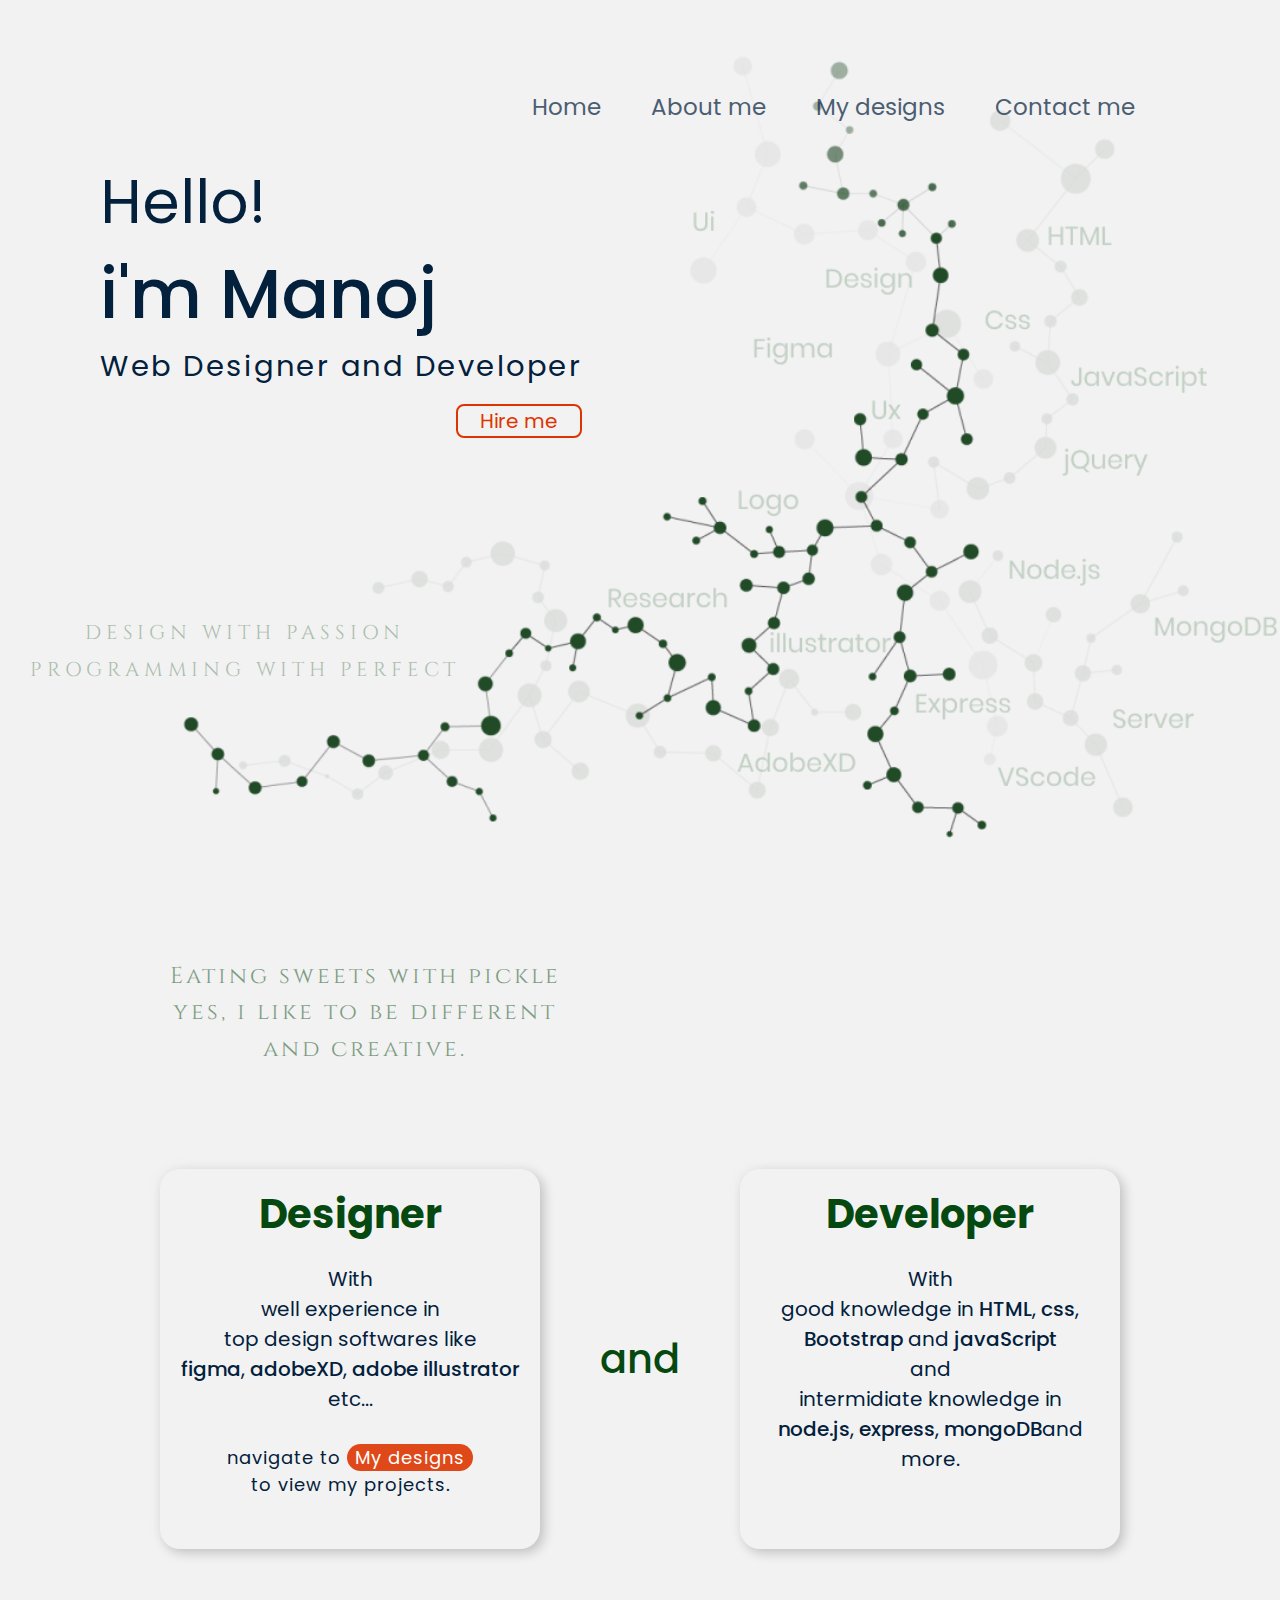
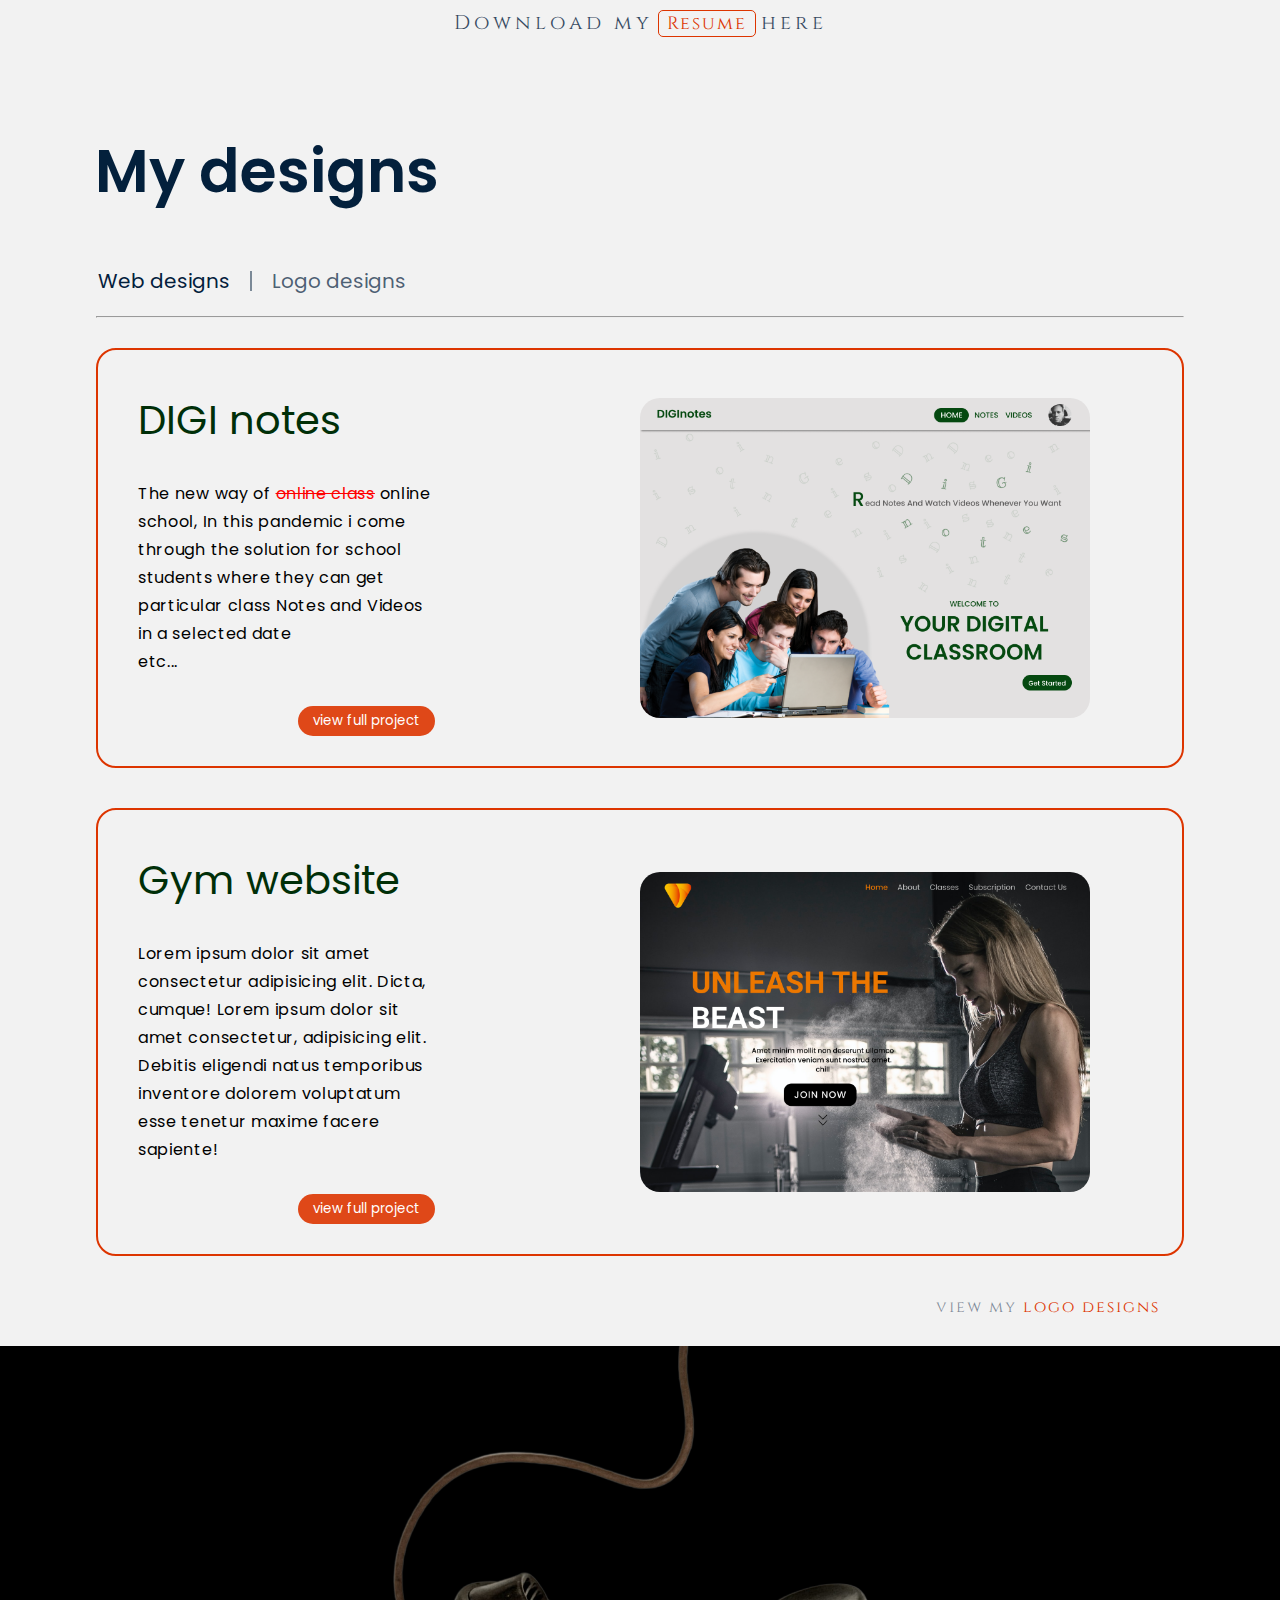
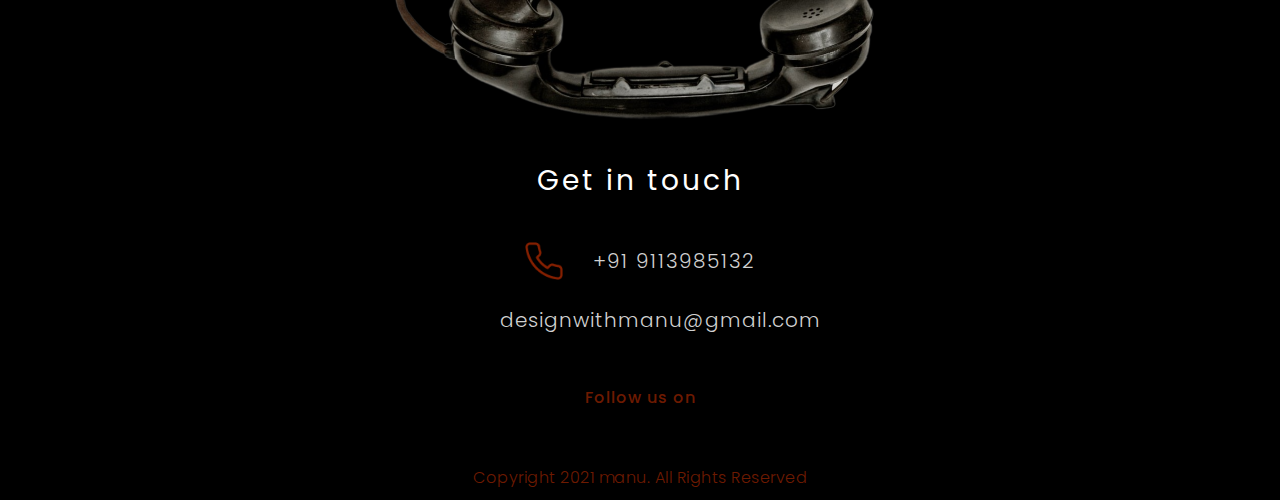
<file: index.html>
<html lang="en">
<head>
    <meta charset="UTF-8">
    <meta http-equiv="X-UA-Compatible" content="IE=edge">
    <meta name="viewport" content="width=device-width, initial-scale=1">
    <link rel="apple-touch-icon" sizes="180x180" href="favicon_io/apple-touch-icon.png">
    <link rel="icon" type="image/png" sizes="32x32" href="favicon_io/favicon-32x32.png">
    <link rel="icon" type="image/png" sizes="16x16" href="favicon_io/favicon-16x16.png">
    <link rel="manifest" href="favicon_io/site.webmanifest">
    <link rel="mask-icon" href="favicon_io/safari-pinned-tab.svg" color="#5bbad5">
    <meta name="msapplication-TileColor" content="#da532c">
    <meta name="theme-color" content="#ffffff">
    <link rel="stylesheet" href="https://cdnjs.cloudflare.com/ajax/libs/font-awesome/5.15.3/css/all.min.css" integrity="sha512-iBBXm8fW90+nuLcSKlbmrPcLa0OT92xO1BIsZ+ywDWZCvqsWgccV3gFoRBv0z+8dLJgyAHIhR35VZc2oM/gI1w==" crossorigin="anonymous" referrerpolicy="no-referrer" />
    <link rel="stylesheet" href="style.css">
    <script src="https://code.jquery.com/jquery-3.6.0.min.js" integrity="sha256-/xUj+3OJU5yExlq6GSYGSHk7tPXikynS7ogEvDej/m4=" crossorigin="anonymous"></script>
    <title>Design With Manu</title>
</head>
    <body>
        <!-- menu -->
        <ul>
            <li><a href="#home">Home</a></li>
            <li><a href="#about">About me</a></li>
            <li><a href="#mydesigns">My designs</a></li>
            <li><a href="#contact">Contact me</a></li>
        </ul>
        <!-- home -->
        <section class="home" id="home">
            <div class="content">
                <img src="images/home.png" alt="">
                <div class="content-text">
                    <h2 class="sm1">Hello!</h2>
                    <h1>i'm Manoj</h1>
                    <h2 class="smt">Web Designer and Developer</h2>
                    <a class="hireme" href="#contact">Hire me</a>
                </div>
                <p>DESIGN WITH PASSION <br>PROGRAMMING WITH PERFECT</p>
            </div>
        </section>
        <!-- about -->
        <section class="about" id="about"> 
                <div class="about-container">
                    <p class="about-txt">Eating sweets with pickle<br>yes, i like to be different<br>and creative.</p>
                    <div class="main">
                        <div class="sub1">
                            <p class="designer">Designer</p>
                            <p class="designer-txt1">With<br>well experience in<br>top design softwares like<br><span>figma</span>, <span>adobeXD</span>, <span>adobe illustrator</span><br>etc...</p>
                            <p class="designer-txt2">navigate to <span><a href="#mydesigns">My designs</a></span><br>to view my projects.</p>
                        </div>
                        <p class="and">and</p>
                        <div class="sub2">
                            <p class="developer">Developer</p>
                            <p class="developer-txt">With<br>good knowledge in <span>HTML</span>, <span>css</span>,<br><span>Bootstrap</span> and <span>javaScript</span><br>and<br>intermidiate knowledge in<br><span>node.js</span>, <span>express</span>, <span>mongoDB</span>and<br>more.</p>
                        </div>
                    </div>
                    <div class="resumecon">
                        <p class="resume"><span>Download my</span><a class="aresume" href="./images/manu.pdf">Resume</a><span>here</span></p>
                    </div>
            </div>
        </section>
        <!-- my designs -->
        <section class="mydesigns" id="mydesigns">
                <h1>My designs</h1>
                <div class="weblogo">
                    <p class="webbtn">Web designs</p>
                    <p class="spline"><span></span></p>
                    <p class="logobtn">Logo designs</p>
                </div>
                <hr>
                    <div class="webcontainer">
                        <div class="projectcontainer">
                            <div class="projecttxt">
                                <h2>DIGI notes</h2>
                                <p>The new way of <span>online class</span> online school, In this pandemic i come through the solution for school students where they can get particular class Notes and Videos in a selected date <br> etc...</p>
                                <button class="diginotes"><a href="webproject1/project1.html">view full project</a></button>
                            </div>
                            <div class="projectimg">
                                <img src="images/project1home.png" alt="project 1 image">
                            </div>
                        </div>
                        <div class="projectcontainer">
                            <div class="projecttxt">
                                <h2>Gym website</h2>
                                <p>Lorem ipsum dolor sit amet consectetur adipisicing elit. Dicta, cumque! Lorem ipsum dolor sit amet consectetur, adipisicing elit. Debitis eligendi natus temporibus inventore dolorem voluptatum esse tenetur maxime facere sapiente!</p>
                                <button class="gym"><a href="webproject2/project2.html">view full project</a></button>
                            </div>
                            <div class="projectimg">
                                <img src="images/project2home.png" alt="project 1 image">
                            </div>
                        </div>
                        <p class="viewlogo">view my <a id="viewlogo" href="#mydesigns">logo designs</a></p>
                    </div>
                    <div class="logocontainer" id="logocontainer">
                        <div class="logocontent">
                            <div class="logoslide active">
                            <img src="images/SPgaming.png" alt="spgaming">
                            <p>SP Gaming</p>
                        </div>
                        <div class="logoslide">
                            <img src="images/nh.png" alt="spgaming">
                            <p>NARAYANA HOSPITAL</p>
                        </div>
                        <div class="logoslide">
                            <img src="images/djm.png" alt="spgaming">
                            <p>DHANALAKSHMI JEWELLERY MART</p>
                        </div>
                        <div class="logoslide">
                            <img src="images/jeep.png" alt="spgaming">
                            <p>JEEP</p>
                        </div>
                        <div class="logoslide">
                            <img src="images/chillimitayi.png" alt="spgaming">
                            <p>Chilli Mitayi</p>
                        </div>
                        </div>
                            <i class="fas fa-caret-left prev"></i>
                            <i class="fas fa-caret-right next"></i>
                    </div>
        </section>
        <!-- contact -->
        <section class="contact" id="contact">
            <div class="imgcontainer">
                <img src="images/contact.png" alt="contact image">
            </div>
            <div class="contacttxt">
                <h3>Get in touch</h3>
                <div class="phone">
                    <img src="images/phone.png" alt="phone">
                    <p><a href="tel:+919113985132">+91 9113985132</a></p>
                </div>
                <div class="mail">
                    <i class="far fa-envelope"></i>
                    <p><a href="mailto:designwithmanu@gmail.com">designwithmanu@gmail.com</a></p>
                </div>
            </div>
            <div class="footer">
                <p class="follow">Follow us on</p>
                <div class="social-icons">
                    <a href=""><i class="fab fa-instagram"></i></a>
                    <a href=""><i class="fab fa-twitter"></i></a>
                    <a href=""><i class="fab fa-linkedin"></i></a>
                    <a href=""><i class="fab fa-youtube"></i></a>
                </div>
                <p class="copyright">Copyright 2021 manu. All Rights Reserved</p>
            </div>
        </section>

    <script src="script.js"></script>
    </body>
</html>
</file>
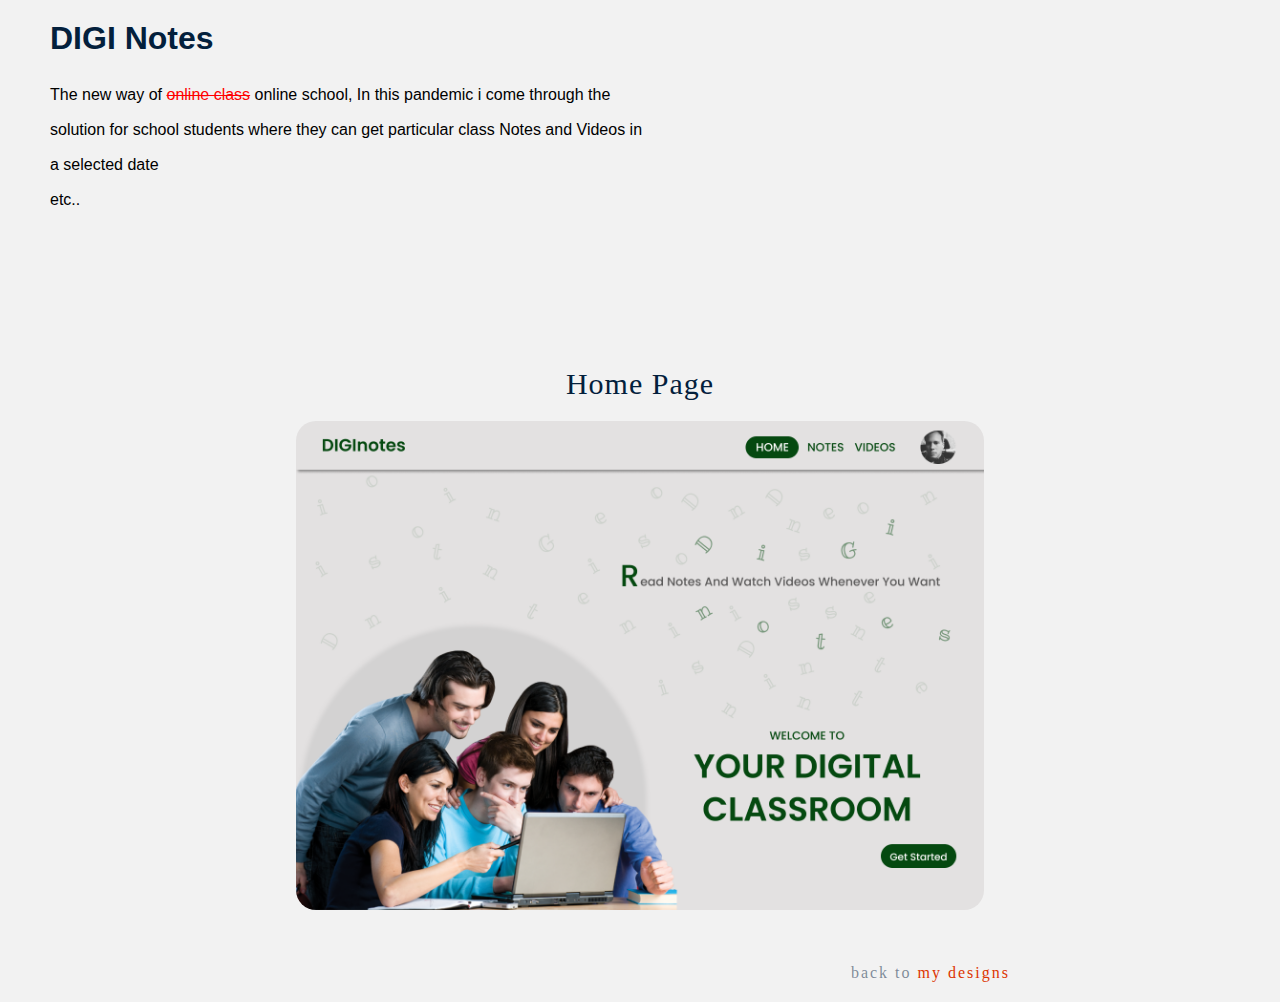
<file: webproject1/project1.html>
<!DOCTYPE html>
<html lang="en">
<head>
    <meta charset="UTF-8">
    <meta http-equiv="X-UA-Compatible" content="IE=edge">
    <meta name="viewport" content="width=device-width, initial-scale=1.0">
    <title>My designs</title>
    <link rel="stylesheet" href="https://cdnjs.cloudflare.com/ajax/libs/font-awesome/5.15.3/css/all.min.css" integrity="sha512-iBBXm8fW90+nuLcSKlbmrPcLa0OT92xO1BIsZ+ywDWZCvqsWgccV3gFoRBv0z+8dLJgyAHIhR35VZc2oM/gI1w==" crossorigin="anonymous" referrerpolicy="no-referrer" />
    <link rel="stylesheet" href="project1.css">
    <script src="https://code.jquery.com/jquery-3.6.0.min.js" integrity="sha256-/xUj+3OJU5yExlq6GSYGSHk7tPXikynS7ogEvDej/m4=" crossorigin="anonymous"></script>
</head>
<body>
    <div class="project1">
        <h1>DIGI Notes</h1>
        <p class="project-content">The new way of <span>online class</span> online school, In this pandemic i come through the solution for school students where they can get particular class Notes and Videos in a selected date <br> etc..</p>
        <div class="project1container" id="project1container">
            <div class="project1content">
                <div class="project1slide active">
                <p>Home Page</p>
                <img src="project1home.png" alt="Home Page">
            </div>
            <div class="project1slide">
                <p>Notes page/search</p>
                <img src="project1notes1.png" alt="Notes page/search">
            </div>
            <div class="project1slide">
                <p>Notes page/results</p>
                <img src="project1notes2.png" alt="Notes page/results">
            </div>
            <div class="project1slide">
                <p>Videos page/search</p>
                <img src="project1videos1.png" alt="ideos page/search">
            </div>
            <div class="project1slide">
                <p>Videos page/results</p>
                <img src="project1videos2.png" alt="Videos page/results">
            </div>
            <div class="project1slide">
                <p>videos results/hover</p>
                <img src="project1videoshover.png" alt="videos results/hover">
            </div>
        </div>
            <i class="fas fa-caret-left prev"></i>
            <i class="fas fa-caret-right next"></i>
        </div>
        <p class="backtodesign">back to <a id="viewlogo" href="/index.html#mydesigns">my designs</a></p>
    </div>
    
<script>
    $('.next').on('click', function(){
    let currentImg = $('.active');
    let nextImg = currentImg.next();
    
    if(nextImg.length === 0) {
      currentImg.removeClass('active');
      $('.project1slide').first().addClass('active');
       } else {
         currentImg.removeClass('active');
         nextImg.addClass('active');
       }
  });

    $(".prev").on("click", function (){
        var currentImg = $(".active");
        var prevImg = currentImg.prev();

        if(prevImg.length === 0) {
            currentImg.removeClass("active");
            $(".project1slide").last().addClass("active");
        } else {
            currentImg.removeClass("active");
            prevImg.addClass("active");
        }
    });
</script>
</body>
</html>
</file>
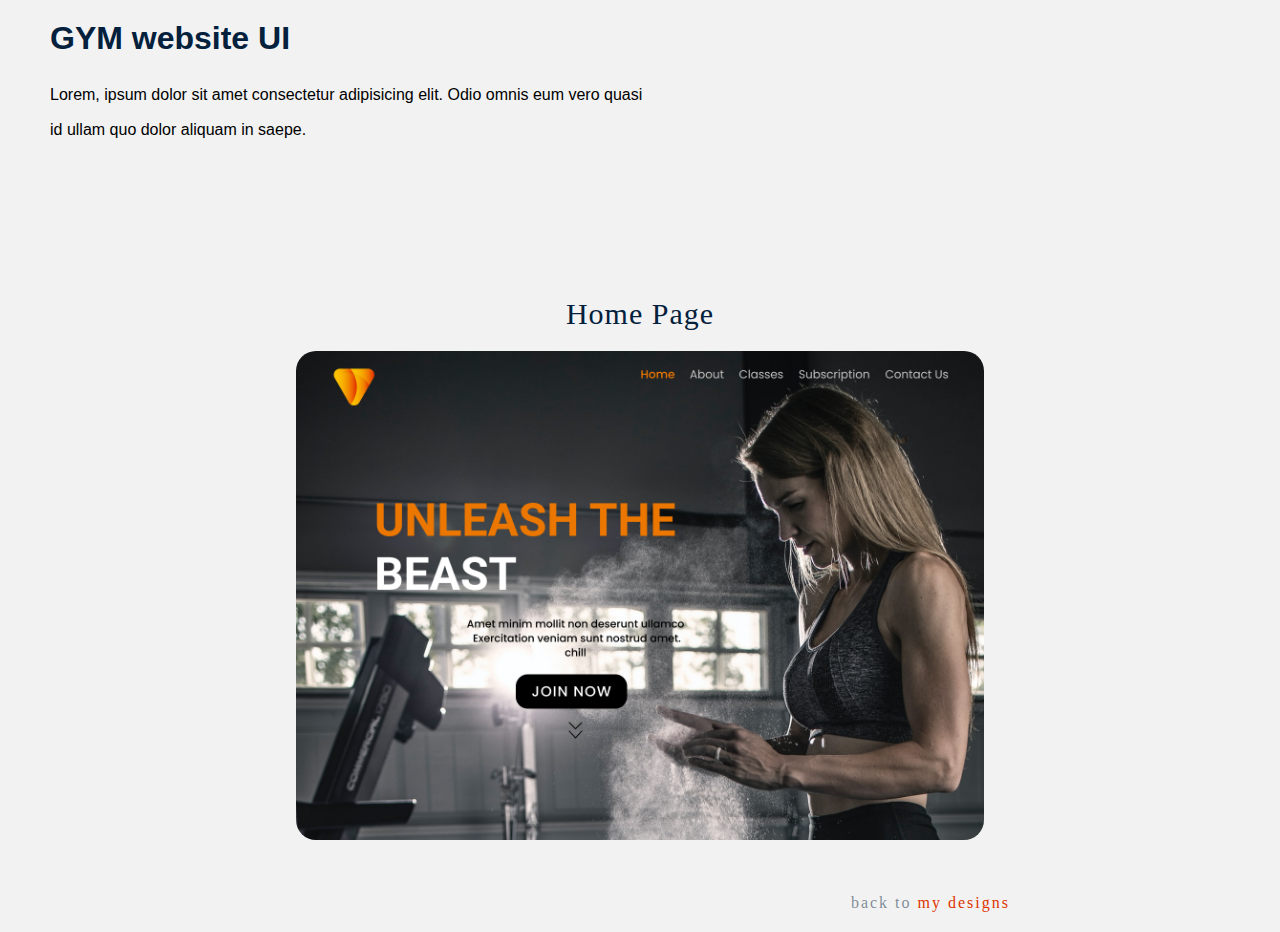
<file: webproject2/project2.html>
<!DOCTYPE html>
<html lang="en">
<head>
    <meta charset="UTF-8">
    <meta http-equiv="X-UA-Compatible" content="IE=edge">
    <meta name="viewport" content="width=device-width, initial-scale=1.0">
    <title>My designs</title>
    <link rel="stylesheet" href="https://cdnjs.cloudflare.com/ajax/libs/font-awesome/5.15.3/css/all.min.css" integrity="sha512-iBBXm8fW90+nuLcSKlbmrPcLa0OT92xO1BIsZ+ywDWZCvqsWgccV3gFoRBv0z+8dLJgyAHIhR35VZc2oM/gI1w==" crossorigin="anonymous" referrerpolicy="no-referrer" />
    <link rel="stylesheet" href="project2.css">
    <script src="https://code.jquery.com/jquery-3.6.0.min.js" integrity="sha256-/xUj+3OJU5yExlq6GSYGSHk7tPXikynS7ogEvDej/m4=" crossorigin="anonymous"></script>
</head>
<body>
    <div class="project1">
        <h1>GYM website UI</h1>
        <p class="project-content">Lorem, ipsum dolor sit amet consectetur adipisicing elit. Odio omnis eum vero quasi id ullam quo dolor aliquam in saepe.</p>
        <div class="project1container" id="project1container">
            <div class="project1content">
                <div class="project1slide active">
                <p>Home Page</p>
                <img src="project2home.png" alt="Home Page">
            </div>
            <div class="project1slide">
                <p>about page</p>
                <img src="project2about.png" alt="about page">
            </div>
            <div class="project1slide">
                <p>classes page</p>
                <img src="project2classes1.png" alt="classes">
            </div>
            <div class="project1slide">
                <p>classes hover</p>
                <img src="project2classes2.png" alt="classes hover">
            </div>
            <div class="project1slide">
                <p>subscription page</p>
                <img src="project2sub.png" alt="subscription page">
            </div>
            <div class="project1slide">
                <p>subscription hover</p>
                <img src="project2subhover.png" alt="subscription hover">
            </div>
            <div class="project1slide">
                <p>contact page</p>
                <img src="project2contact.png" alt="contact page">
            </div>
        </div>
        <i class="fas fa-caret-left prev"></i>
        <i class="fas fa-caret-right next"></i>
        </div>
        <p class="backtodesign">back to <a id="viewlogo" href="/index.html#mydesigns">my designs</a></p>
    </div>
<script>
    $('.next').on('click', function(){
    let currentImg = $('.active');
    let nextImg = currentImg.next();
    
    if(nextImg.length === 0) {
      currentImg.removeClass('active');
      $('.project1slide').first().addClass('active');
       } else {
         currentImg.removeClass('active');
         nextImg.addClass('active');
       }
  });

    $(".prev").on("click", function (){
        var currentImg = $(".active");
        var prevImg = currentImg.prev();

        if(prevImg.length === 0) {
            currentImg.removeClass("active");
            $(".project1slide").last().addClass("active");
        } else {
            currentImg.removeClass("active");
            prevImg.addClass("active");
        }
    });
</script>
</body>
</html>
</file>
<file: style.css>
@import url('https://fonts.googleapis.com/css2?family=Cinzel&family=Mate+SC&family=Poppins:wght@300;400;500;600;700&display=swap');

* {
	font-family: 'Poppins', sans-serif;
    box-sizing: border-box;
	margin: 0;
	padding: 0;
}

body {
	background: #F2F2F2;
}

ul {
	position: absolute;
	padding: 0;
	margin: 0;
	display: flex;
	top: 90px;
	right: 95px;
	z-index: 100;
}

li {
	list-style-type: none;
}

li a {
	font-size: 23px;
	margin-right: 50px;
	text-decoration: none;
	color: #03203C;
	font-weight: 400;
	opacity: 70%;
	cursor: pointer;
}

li a:hover {
	text-decoration: none;
	color: #DD3500;
	opacity: 100%;
}

section {
	padding-bottom: 50px;
}
.content {
	position: relative;
	width: 100%;
}

.content img {
	width: 100%;
	background-size: cover;
	z-index: -1;
}

.content > .content-text {
	position: absolute;
	top: 150px;
	left: 100px;
	color: #03203C;
}

.sm1 {
	font-size: 60px;
	font-weight: 400;
	line-height: 6.5rem;
}

.content-text h1 {
	font-size: 70px;
	font-weight: 500;
	line-height: 5rem;
}

.smt {
	font-size: 29px;
	font-weight: 400;
	letter-spacing: 2.5px;
	line-height: 4rem;
}

.hireme {
	position: absolute;
	bottom: -40px;
	right: 0;
	font-size: 20px;
	text-decoration: none;
	color: #DD3500;
	border: 2px solid #DD3500;
	border-radius: 8px;
	padding: 0 22px;
	transition: 200ms ease-in-out;
}

.hireme:hover {
	border: none;
	background: #DD3500;
	color: #FFFFFF;
}

.content p {
	position: absolute;
	bottom: 220px;
	left: 30px;
	font-size: 20px;
	line-height: 2.3rem;
	letter-spacing: .3rem;
	text-align: center;
	font-family: 'Cinzel', serif;
	color: #054910;
	opacity: 30%;
}
/* end of home section */

/* about */

.about-container {
	width: 100%;
	position: relative;
}

.about-txt {
	font-size: 23px;
	line-height: 2.3rem;
	letter-spacing: .3rem;
	margin-left: -550px;
	font-family: 'Cinzel', serif;
	text-align: center;
	color: #054910;
	opacity: 50%;
	letter-spacing: 3px;
}

.main	{
	display: flex;
	flex-wrap: wrap;
	width: 100%;
	margin-top: 100px;
	padding: 0;
	align-items: center;
	justify-content: center;
	text-align: center;
}

.main > .sub1 {
	width: 380px;
	height: 380px;
	background-color: #F2F2F2;
	box-shadow: -4px -4px 12px rgba(210, 206, 211, 0.08), 4px 4px 12px rgba(0, 0, 0, 0.2);
	border-radius: 20px;
}

.sub1 > .designer {
	width: 100%;
	margin-top: 15px;
	font-size: 40px;
	font-weight: 700;
	color: #054910;
}

.sub1 > .designer-txt1 {
	width: 100%;
	margin-top: 20px;
	font-size: 20px;
	color: #03203C;
}

.designer-txt1 > span {
	font-weight: 500;
}

.sub1 > .designer-txt2 {
	width: 100%;
	margin-top: 30px;
	letter-spacing: 1px;
	font-weight: 400;
	font-size: 18px;
	line-height: 27px;
	color: #03203C;
}

.designer-txt2 > span a {
	color: #FFFFFF;
	background: rgba(221, 53, 0, 0.9);
	padding: 1px 8px;
	border-radius: 16px;
	text-decoration: none;
}

.designer-txt2 > span a:hover {
	background: #DD3500;
}

.and {
	font-size: 40px;
	margin: 0 60px;
	font-weight: 500;
	color: #054910;
}

.main > .sub2 {
	width: 380px;
	height: 380px;
	background-color: #F2F2F2;
	box-shadow: -4px -4px 12px rgba(210, 206, 211, 0.08), 4px 4px 12px rgba(0, 0, 0, 0.2);
	border-radius: 20px;
}

.sub2 > .developer {
	width: 100%;
	margin-top: 15px;
	font-size: 40px;
	font-weight: 700;
	color: #054910;
}

.sub2 > .developer-txt {
	width: 100%;
	margin-top: 20px;
	font-size: 20px;
	color: #03203C;
}

.developer-txt span {
	font-weight: 500;
}

.resumecon {
	margin: 60px 0 0 0;
	width: 100%;
	padding: 0;
	text-align: center;
}
.resumecon > .resume span{
	margin: 0;
	color: #03203C;
	opacity: 80%;
	font-weight: 400;
	font-size: 20px;
	letter-spacing: 4px;
	font-family: 'Cinzel', serif;
}

.aresume {
	color: #DD3500;
	text-decoration: none;
	border: 1px solid #DD3500;
	padding: 0 8px;
	margin: 0 5px;
	font-size: 18px;
	letter-spacing: 2px;
	border-radius: 5px;
	font-family: 'Cinzel', serif;
	transition: 400ms ease-out;
}

.aresume:hover {
	color: #FFFFFF;
	border: none;
	background: #DD3500;
}

/* about end */

/* My designs */

.mydesigns > h1 {
	margin: 40px 0 50px 95px;
	font-size: 60px;
	font-weight: 600;
	color: #03203C;
}

.weblogo {
	display: flex;
	margin-left: 88px;
}

.weblogo > p {
	color: #03203C;
	margin: 0 10px;
	font-size: 20px;
	cursor: pointer;
	color: rgba(3, 32, 60, 0.7);
}

.weblogo > p:hover {
	color: #03203C;
}

.weblogo > .spline {
	width: 2px;
	height: 20px;
	background: #03203C;
	opacity: 50%;
	margin-top: 5px;
}

hr {
	width:85%;
	text-align: center;
	margin: 20px auto;
}

.webcontainer {
	width: 85%;
	margin: 30px auto;
}

.webcontainer > .projectcontainer {
	display: flex;
	margin-bottom: 40px;
	padding: 20px 40px;
	width: 100%;
	border: 2px solid #DD3500;
	border-radius: 20px;
}

.projectcontainer > .projecttxt {
	flex-basis: 50%;
	text-align: start;
	position: relative;
}

.projecttxt > p {
	width: 300px;
	letter-spacing: .7px;
	margin-top: 30px;
	flex-wrap: wrap;
	line-height: 28px;
}

.projecttxt > p span {
	text-decoration: line-through;
	color: red;
}

.projecttxt > h2 {
	color:#002F08;
	font-size: 40px;
	margin: 20px 0;
	font-weight: 400;
}

.projecttxt > button {
	margin: 30px 0 10px 160px;
	padding: 5px 15px;
	outline: none;
	border: none;
	background: rgba(221, 53, 0, 0.9);
	border-radius: 20px;
}

.projecttxt > button a {
	text-decoration: none;
	color: #FFFFFF;
}

.projecttxt > button:hover {
	background: rgba(221, 53, 0, 1);
}

.projectcontainer > .projectimg {
	margin: auto 0;
	flex-basis: 50%;
	flex-wrap: wrap;
}
.projectimg img {
	width: 450px;
	border-radius: 20px;
}

.webcontainer > .viewlogo {
	position: absolute;
	right: 120px;
	text-decoration: none;
	color: rgba(3, 32, 60, 0.5);
	font-family: 'Cinzel', serif;
	letter-spacing: 2px;
}

.viewlogo > a {
	color: #DD3500;
	font-family: 'Cinzel', serif;
	letter-spacing: 2px;
	text-decoration: none;
}

.logocontainer {
	margin-top: 30px;
	display: none;
}

.logocontainer > .logocontent {
	display: flex;
	padding: 50px 150px 0 150px;
	width: 85%;
	margin: 0px auto;
	overflow: hidden;
	position: relative;
}

.logocontainer > .next, .prev {
	position: absolute;
	bottom: -238%;
	font-size: 120px;
	cursor: pointer;
	z-index: 100;
	color: #03203C;
	opacity: .5;
}

.logocontainer > .prev:hover {
	opacity: 1;
}

.logocontainer > .next:hover {
	opacity: 1;
}

.logocontainer > .next {
	right: 130px;
}

.logocontainer > .prev {
	left:130px;
}

.logoslide {
	display: none;
	position: relative;
}

.logocontent > .active {
	display: inline-block;
}

.logoslide > img {
	width: 100%;
	border-radius: 20px;
}

.logoslide > p {
	text-align: center;
	font-size: 30px;
	margin: 20px auto;
	letter-spacing: 1px;
	color: #03203C;
	font-family: 'Cinzel', serif;
}
/* mydesigns end */

/* contact */

.contact {
	position: relative;
	width: 100%;
	background-color: #000000;
	padding-bottom: 10px;
}

.contact > .imgcontainer {
	display: flex;
	justify-content: center;
	align-items: center;
	width: 100%;
}

.contact > .contacttxt {
	text-align: center;
}

.contacttxt > h3 {
	color: #FFFFFF;
	font-weight: 400;
	letter-spacing: 3px;
	font-size: 28px;
	margin: 0 0 20px 0;
}

.phone {
	display: flex;
	justify-content: center;
	align-items: center;
	margin: 40px 0px 25px 0;
}

.phone > img {
	width: 38px;
	opacity: .6;
}

.phone > img:hover {
	opacity: 1;
}

.phone > p a {
	font-size: 20px;
	font-weight: 300;
	letter-spacing: 2px;
	margin-left: 30px;
	cursor: pointer;
	text-decoration: none;
	color: #d1d1d1;
}

.phone > p a:hover {
	color: #FFFFFF;
}

.mail {
	display: flex;
	justify-content: center;
	align-items: center;
	
}

.mail > .far {
	font-size: 35px;
	color: #DD3500;
	opacity: 0.5;
}

.mail > .far:hover {
	opacity: 1;
}

.mail > p a {
	margin-left: 40px;
	font-size: 20px;
	font-weight: 300;
	letter-spacing: 1px;
	cursor: pointer;
	color: #d1d1d1;
	text-decoration: none;
}

.mail > p a:hover {
	color: #FFFFFF;
}

.footer {
	margin-top: 50px;
	text-align: center;
}

.footer > .follow {
	margin-bottom: 15px;
	letter-spacing: 1px;
	font-weight: 500;
	color: rgba(221, 53, 0, 0.5);
	
}

.footer > .copyright {
	margin-top: 40px;
	color: rgba(221, 53, 0, 0.5);
	letter-spacing: .5px;
	font-weight: 300;
}

.social-icons {
	display: flex;
	align-items: center;
	justify-content: center;
}

.social-icons > a {
	text-decoration: none;
	color: rgba(221, 53, 0, 0.5);
	margin: 0 20px;
	font-size: 35px;
}

.social-icons > a:hover {
	color: rgba(221, 53, 0, 1);
}
/* contact end */

/* mobile phones */

@media only screen and (max-width: 480px) {

	ul {
		display: none;
	}

	.content {
		height: 100vh;
		margin-top: 100px;
		width: 100%;
		right: 18px;
	}

	.content > img {
		display: none;
	}

	.content-text {
		text-align: center;
		margin: auto;
	}

	.content-text > .sm1 {
		font-size: 40;
	}

	.content-text > h1 {
		margin-top: 25px;
		line-height: 2rem;
		font-size: 50px;
	}

	.content-text > .smt {
		font-size: 15px;
	}

	.content-text > .hireme {
		position: static;
		padding: 0 25px;
	}

	.content > p{
		display: none;
	}

	.about-txt {
		text-align: center;
		position: static;
		margin: 200px auto 0;
		font-size: 16px;
	}

	.about-container {
		position: absolute;
		top: 350px;
	}

	.and {
		margin: 20px;
	}

	.resumecon {
		bottom: -270px;
	}

	.mydesigns {
		margin-top: 930px;
		text-align: center;
	}
	.mydesigns h1 {
		font-size: 50px;
		margin: 0 auto;
	}
	
	.weblogo {
		margin: 20px 0 0 85px;
	}

	hr {
		margin-left: 105px;
		width: 60%;
	}

	.webcontainer {
		margin: 0;
		text-align: center;
	}

    .webcontainer > .projectcontainer {
		border: none;
		display: block;
		margin: 0;
	}

	.projectcontainer > .projectimg {
		flex-basis: 100%;
	}

	.projecttxt > h2{
		margin: 0;
	}

	.projecttxt p {
		width: 350px;
		margin-bottom: 20px;
	}

	.projecttxt > button {
		position: static;
		font-size: 15px;
		margin: 10 auto;
		text-align: center;
	}
	.viewlogo {
		margin-left: 120px;
		font-size: 12px;
	}

	.projectimg img {
		margin-top: 20px;
		width: 350px;
	}

	.logocontainer > .logocontent {
		padding: 60px;
		margin: 0;
		width: 100%;
	}

	.logocontainer > .next, .prev {
		bottom: -246%;
		font-size: 50px;
	}

	.logocontainer > .next {
		right: 20px;
	}

	.logocontainer > .prev {
		left: 20px;
	}

	.logoslide p {
		margin-top: 34px;
		font-size: 25px;
	}

	.contact img {
		width: 350px;
	}

	.phone img{
		width: 30px;
	}
}

@media only screen and (max-width: 412px) {
	.content > .content-text {
		position: absolute;
		top: 50px;
		left: 90px;
	}

	.content-text > h2 {
		padding-bottom: 25px;
	}

	.about-txt {
		margin-left: 30px;
	}

	.main {
		margin: 35px;
		width: 85%;
	}

	.resumecon {
		margin-left: -8px;
	}

	.resumecon > .resume span {
		font-size: 14px;
	}

	.resumecon > .resume > .aresume {
		font-size: 14px;
	}

	.mydesigns {
		margin-top: 750px;
	}

	.mydesigns > h1 {
		margin-left: 10px;
	}

	.weblogo {
		margin-left: 60px;
	}

	.weblogo > p {
		font-size: 18px;
	}

	hr {
		margin-left: 70px;
		width: 68%;
	}

	.webcontainer {
		margin-left: -10px;
	}

	.projecttxt > p {
		width: 300px;
	}

	.projectcontainer > .projectimg {
		margin-left: -5px;
	}

	.projectimg > img {
		width: 330px;
	}

	.webcontainer > .viewlogo {
		position: static;
	}

	.viewlogo {
		margin-left: 65px;
		margin-top: 10px;
		font-size: 16px;
	}

	.logocontainer > .next, .prev {
		bottom: -184%;
	}

	.logocontainer > .next {
		right: 25px;
	}

	.logocontainer > .prev {
		left: 25px;
	}

	.phone > p a {
		margin-left: 20px;
	}

	.mail > p a {
		margin-left: 20px;
		font-size: 19px;
	}
}

@media only screen and (max-width: 360px) {
		.content-text {
			margin-left: -38px;
		}

		.about-txt {
			margin-left: -10px;
		}
		.main {
			margin-left: 20px;
		}

		.main > .sub2 {
			height: 350px;
		}

		.mydesigns {
			margin-top: 850px;
		}

		.mydesigns > h1 {
			margin-left: -10px;
		}

		.weblogo {
			margin-left: 25px;
		}

		hr {
			margin-left: 52px;
		}

		.projectcontainer > .projectimg {
			margin-left: -5px;
		}

		.projecttxt > h2 {
			font-size: 34px;
		}

		.webcontainer {
			margin-left: -15px;
		}
	
		.projecttxt > p {
			width: 280px;
			font-size: 14px;
		}

		.projectimg img {
			width: 300px;
		}

		.logocontainer {
			margin-left: -15px;
		}
	
		.logocontainer > .next, .prev {
			bottom: -217%;
		}
	
		.logocontainer > .next {
			right: 30px;
		}
	
		.logocontainer > .prev {
			left: 15px;
		}
	
		.phone > p a {
			margin-left: 15px;
			font-size: 18px;
		}

		.phone > img {
			width: 25px;
		}

		.mail > p a {
			margin-left: 15px;
			font-size: 17px;
		}

		.mail > .far {
			font-size: 25px;
		}

		.social-icons > a {
			font-size: 32px;
		}

		.footer > .copyright {
			font-size: 12px;
			margin-left: -10px;
			letter-spacing: 1px;
		}
	}
</file>
<file: webproject1/project1.css>
* {
	font-family: 'Poppins', sans-serif;
    box-sizing: border-box;
	margin: 0;
	padding: 0;
}

body {
	background-color: #F2F2F2;
}

.project1 {
    width: 100%;
    height: 100vh;
    position: relative;
}

.project1 > h1 {
    margin: 20px 0 20px 50px;
    color: #03203C;
    font-weight: 600px;
}

.project1 > .project-content{
    width: 600px;
    line-height: 35px;
    margin-left: 50px;
}

.project-content > span {
	text-decoration: line-through;
	color: red;
}

.project1container {
	margin-top: 30px;
}

.project1container > .project1content {
	display: flex;
	padding: 50px 150px 0 150px;
	width: 85%;
	margin: 0px auto;
	/* border: 2px solid #DD3500; */
	/* border-radius: 20px; */
	overflow: hidden;
	position: relative;
}

.project1container > .next, .prev {
	font-size: 120px;
	position: absolute;
	cursor: pointer;
	top: 95%;
	z-index: 100;
	color: #03203C;
	opacity: .5;
}

.project1container > .prev:hover {
	opacity: 1;
}

.project1container > .next:hover {
	opacity: 1;
}

.project1container > .next {
	position: absolute;
	right: 160px;
}

.project1container > .prev {
	position: absolute;
	left: 160px;
}

.project1slide {
    padding: 50px;
	display: none;
	position: relative;
}

.project1content > .active {
	display: inline-block;
}

.project1slide > img {
	width: 100%;
	border-radius: 20px;
}

.project1slide p {
	text-align: center;
	font-size: 30px;
	margin: 20px auto;
	letter-spacing: 1px;
	color: #03203C;
	font-family: 'Cinzel', serif;
}

.project1 > .backtodesign {
    position: absolute;
	right: 270px;
	padding: 0 0 20px 0;
	text-decoration: none;
	color: rgba(3, 32, 60, 0.5);
	font-family: 'Cinzel', serif;
	letter-spacing: 2px;
}

.backtodesign > a {
	color: #DD3500;
	font-family: 'Cinzel', serif;
	letter-spacing: 2px;
	text-decoration: none;
}


@media only screen and (max-width: 480px) {

	.project1 {
		margin-top: 80px;
	}

	.project1 > h1 {
		margin: 0 0 20px 40px;
		width: 100%;
	}

	.project1 > .project-content {
		margin-left: 40px;
		width: 320px;
	}

	.project1container {
		padding: 0px;
	}

	.project1container > .project1content {
		padding: 0;
		
	}

	.project1container > .next, .prev {
		top: 520px;
		font-size: 60px;
	}

	.project1container > .next {
		right: 30px;
	}

	.project1container > .prev {
		left: 30px;
	}

	.project1 > .backtodesign {
		bottom: 10px;
		right: 80px;
		text-align: center;
	}
}

@media only screen and (max-width: 412px) {
	.project1container > .next, .prev {
		top: 472px;
		font-size: 60px;
	}

	.project1container {
		margin: 0;
	}

	.project1 > .backtodesign {
		bottom: 85px;
		right: 80px;
		text-align: center;
	}
}

@media only screen and (max-width: 360px) {
	.project1 > h1 {
		margin-left: 30px;
	}

	.project1 > .project-content {
		margin-left: 30px;
	}

	.project1container > .next, .prev {
		top: 475px;
		font-size: 60px;
	}

	.project1container > .next {
		right: 10px;
	}

	.project1container > .prev {
		left: 10px;
	}

	.project1container {
		margin: 0;
	}

	.project1container > .project1content {
		width: 100%;
	}

	.project1 > .backtodesign {
		bottom: -50px;
		right: 50px;
		text-align: center;
	}
}
</file>
<file: webproject2/project2.css>
* {
	font-family: 'Poppins', sans-serif;
    box-sizing: border-box;
	margin: 0;
	padding: 0;
}

body {
	background-color: #F2F2F2;
}

.project1 {
    width: 100%;
    height: 100vh;
    position: relative;
}

.project1 > h1 {
    margin: 20px 0 20px 50px;
    color: #03203C;
    font-weight: 600px;
}

.project1 > .project-content{
    width: 600px;
    line-height: 35px;
    margin-left: 50px;
}

.project1container {
	margin-top: 30px;
}

.project1container > .project1content {
	display: flex;
	padding: 50px 150px 0 150px;
	width: 85%;
	margin: 0px auto;
	/* border: 2px solid #DD3500; */
	/* border-radius: 20px; */
	overflow: hidden;
	position: relative;
}

.project1container > .next, .prev {
	font-size: 120px;
	position: absolute;
	cursor: pointer;
	top: 84%;
	z-index: 100;
	color: #03203C;
	opacity: .5;
}

.project1container > .prev:hover {
	opacity: 1;
}

.project1container > .next:hover {
	opacity: 1;
}

.project1container > .next {
	position: absolute;
	right: 160px;
}

.project1container > .prev {
	position: absolute;
	left: 160px;
}

.project1slide {
    padding: 50px;
	display: none;
	position: relative;
}

.project1content > .active {
	display: inline-block;
}

.project1slide > img {
	width: 100%;
	border-radius: 20px;
}

.project1slide p {
	text-align: center;
	font-size: 30px;
	margin: 20px auto;
	letter-spacing: 1px;
	color: #03203C;
	font-family: 'Cinzel', serif;
}

.project1 > .backtodesign {
    position: absolute;
    right: 270px;
	padding: 0 0 20px 0;
	text-decoration: none;
	color: rgba(3, 32, 60, 0.5);
	font-family: 'Cinzel', serif;
	letter-spacing: 2px;
}

.backtodesign > a {
	color: #DD3500;
	font-family: 'Cinzel', serif;
	letter-spacing: 2px;
	text-decoration: none;
}

@media only screen and (max-width: 480px) {

	.project1 {
		margin-top: 80px;
	}

	.project1 > h1 {
		margin: 0 0 20px 40px;
		width: 100%;
	}

	.project1 > .project-content {
		margin-left: 40px;
		width: 320px;
	}

	.project1container {
		padding: 0px;
	}

	.project1container > .project1content {
		padding: 0;
		
	}

	.project1container > .next, .prev {
		top: 455px;
		font-size: 60px;
	}

	.project1container > .next {
		right: 30px;
	}

	.project1container > .prev {
		left: 30px;
	}

	.project1 > .backtodesign {
		bottom: 35px;
		right: 90px;
		text-align: center;
	}
}

@media only screen and (max-width: 412px) {
	.project1container > .next, .prev {
		top: 435px;
		font-size: 60px;
	}

	.project1container > .next {
		right: 45px;
	}

	.project1container > .prev {
		left: 15px;
	}

	.project1container {
		margin-left: -30px;
	}

	.project1 > .backtodesign {
		bottom: 25px;
		right: 80px;
		text-align: center;
	}
}

@media only screen and (max-width: 360px) {
	.project1 > h1 {
		margin-left: 30px;
	}

	.project1 > .project-content {
		margin-left: 30px;
	}

	.project1container > .next, .prev {
		top: 405px;
		font-size: 60px;
	}

	.project1container > .next {
		right: 10px;
	}

	.project1container > .prev {
		left: 10px;
	}

	.project1container {
		margin: 0;
	}

	.project1container > .project1content {
		width: 100%;
	}

	.project1 > .backtodesign {
		bottom: 140px;
		right: 50px;
		text-align: center;
	}
}
</file>
